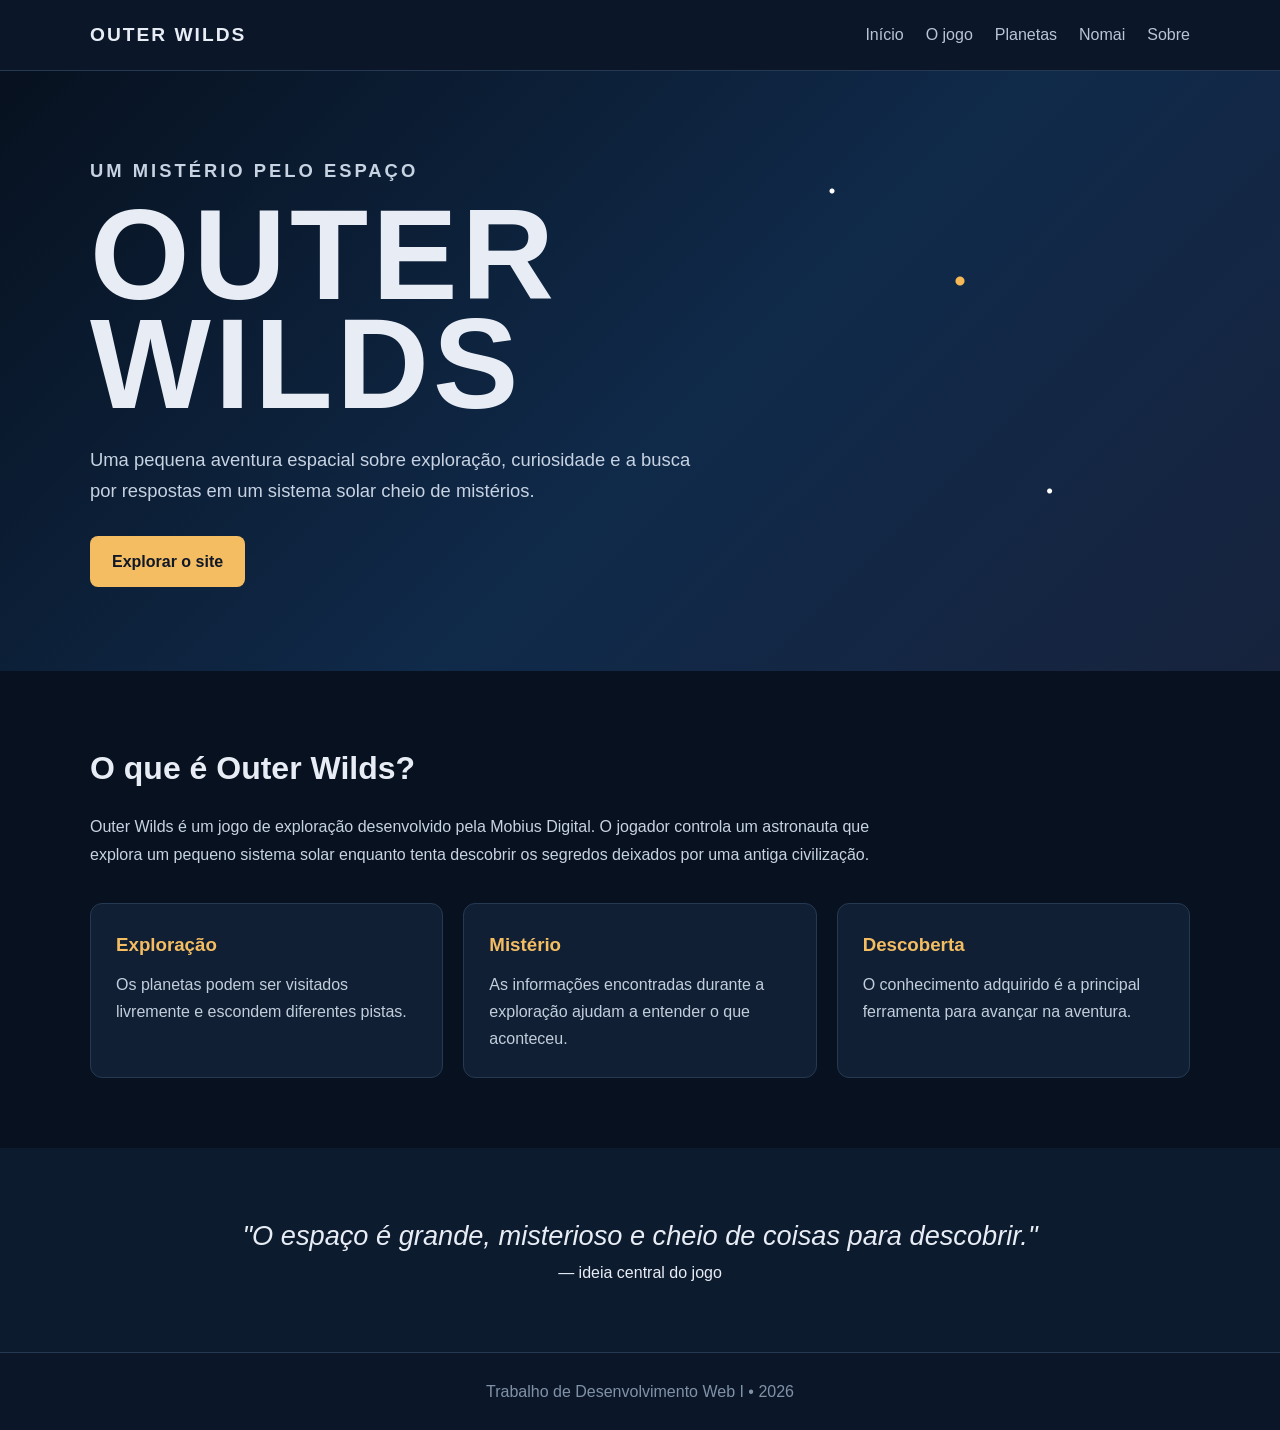
<file: index.html>
<!DOCTYPE html>
<html lang="pt-BR">

<head>
    <meta charset="UTF-8">
    <meta name="viewport" content="width=device-width, initial-scale=1.0">
    <title>Outer Wilds</title>
    <link rel="stylesheet" href="css/style.css">
</head>

<body>
    <header>
        <div class="container navegacao">
            <a class="logo" href="index.html"> OUTER WILDS </a>
            <nav>
                <a href="index.html">Início</a>
                <a href="historia.html">O jogo</a>
                <a href="planetas.html">Planetas</a>
                <a href="nomai.html">Nomai</a>
                <a href="sobre.html">Sobre</a>
            </nav>
        </div>
    </header>

    <main>
        <section class="principal">
            <div class="container">
                <p class="titulo-pequeno">
                    UM MISTÉRIO PELO ESPAÇO
                </p>
                <h1>
                    OUTER<br>
                    WILDS
                </h1>
                <p> Uma pequena aventura espacial sobre exploração, curiosidade e a busca por respostas em um sistema
                    solar cheio de mistérios. </p>
                <a class="botao" href="historia.html"> Explorar o site </a>
            </div>
        </section>

        <section class="container secao">
            <h2> O que é Outer Wilds? </h2>
            <p> Outer Wilds é um jogo de exploração desenvolvido pela Mobius Digital. O jogador controla um astronauta que
                explora um pequeno sistema solar enquanto tenta descobrir os segredos deixados por uma antiga civilização.
            </p>

            <div class="cartoes">
                <article class="cartao">
                    <h3> Exploração </h3>
                    <p> Os planetas podem ser visitados livremente e escondem diferentes pistas. </p>
                </article>

                <article class="cartao">
                    <h3> Mistério </h3>
                    <p> As informações encontradas durante a exploração ajudam a entender o que aconteceu. </p>
                </article>

                <article class="cartao">
                    <h3> Descoberta </h3>
                    <p> O conhecimento adquirido é a principal ferramenta para avançar na aventura.  </p>
                </article>
            </div>
        </section>

        <section class="citacao">
            <div class="container">
                <p> "O espaço é grande, misterioso e cheio de coisas
                    para descobrir." </p>
                <span> — ideia central do jogo </span>
            </div>
        </section>

    </main>
    <footer>
        <p>Trabalho de Desenvolvimento Web I • 2026 </p>
    </footer>
</body>
</html>
</file>
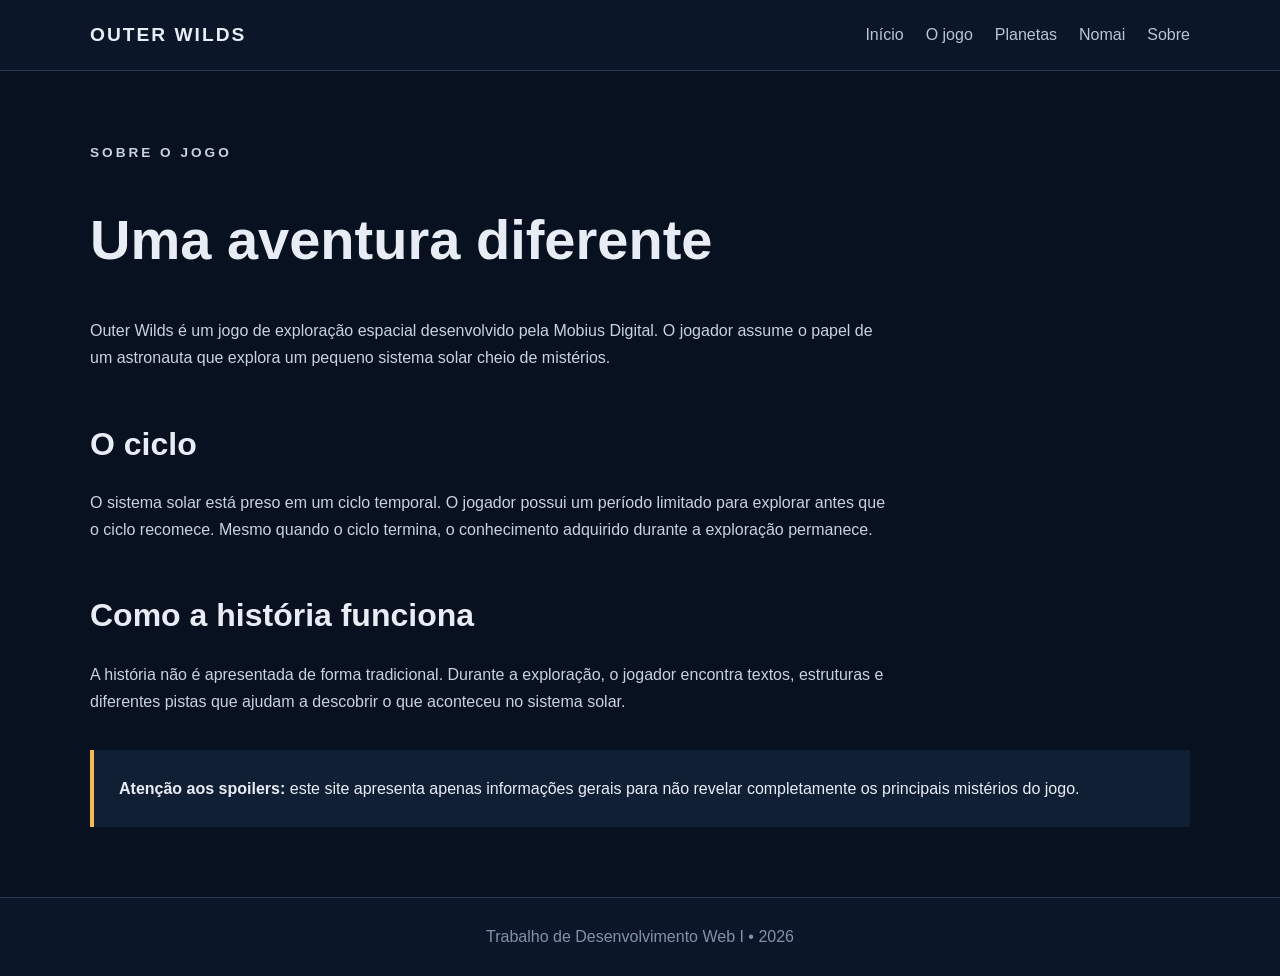
<file: historia.html>
<!DOCTYPE html>
<html lang="pt-BR">

<head>
    <meta charset="UTF-8">
    <meta name="viewport" content="width=device-width, initial-scale=1.0">
    <title>O Jogo | Outer Wilds</title>
    <link rel="stylesheet" href="css/style.css">
</head>

<body>
    <header>
        <div class="container navegacao">
            <a class="logo" href="index.html"> OUTER WILDS </a>
            <nav>
                <a href="index.html">Início</a>
                <a href="historia.html">O jogo</a>
                <a href="planetas.html">Planetas</a>
                <a href="nomai.html">Nomai</a>
                <a href="sobre.html">Sobre</a>
            </nav>
        </div>
    </header>

    <main>
        <section class="container pagina">
            <p class="titulo-pequeno"> SOBRE O JOGO </p>
            <h1> Uma aventura diferente </h1>
            <p> Outer Wilds é um jogo de exploração espacial desenvolvido pela Mobius Digital. O jogador assume o papel de um astronauta que explora um pequeno sistema solar cheio de mistérios. </p>
            <h2> O ciclo </h2>
            <p> O sistema solar está preso em um ciclo temporal. O jogador possui um período limitado para explorar antes que o ciclo recomece. Mesmo quando o ciclo termina, o conhecimento adquirido durante a exploração permanece. </p>
            <h2> Como a história funciona </h2>
            <p> A história não é apresentada de forma tradicional. Durante a exploração, o jogador encontra textos, estruturas e diferentes pistas que ajudam a descobrir o que aconteceu no sistema solar. </p>
            <div class="aviso">
                <strong>Atenção aos spoilers:</strong> este site apresenta apenas informações gerais para não revelar completamente os principais mistérios do jogo.
            </div>
        </section>
    </main>

    <footer>
        <p>Trabalho de Desenvolvimento Web I • 2026 </p>
    </footer>
</body>
</html>
</file>
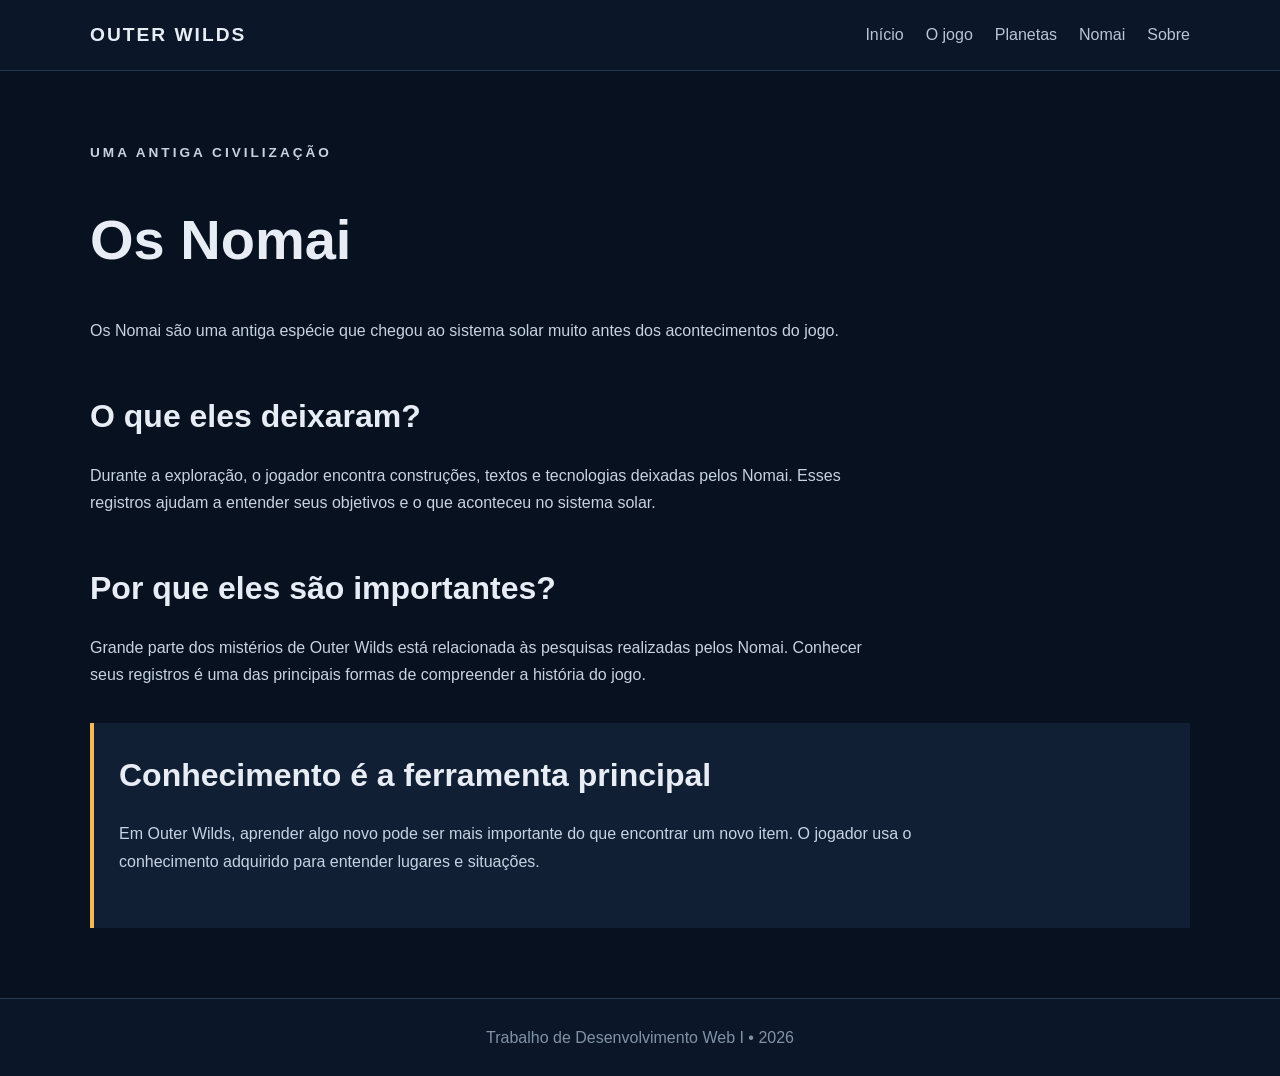
<file: nomai.html>
<!DOCTYPE html>
<html lang="pt-BR">

<head>
    <meta charset="UTF-8">
    <meta name="viewport" content="width=device-width, initial-scale=1.0">
    <title>Nomai | Outer Wilds</title>
    <link rel="stylesheet" href="css/style.css">
</head>

<body>
    <header>
        <div class="container navegacao">
            <a class="logo" href="index.html"> OUTER WILDS </a>
            <nav>
                <a href="index.html">Início</a>
                <a href="historia.html">O jogo</a>
                <a href="planetas.html">Planetas</a>
                <a href="nomai.html">Nomai</a>
                <a href="sobre.html">Sobre</a>
            </nav>
        </div>
    </header>

    <main>
        <section class="container pagina">
            <p class="titulo-pequeno"> UMA ANTIGA CIVILIZAÇÃO </p>
            <h1> Os Nomai </h1>
              <p> Os Nomai são uma antiga espécie que chegou ao sistema solar muito antes dos acontecimentos do jogo. </p>
            <h2> O que eles deixaram? </h2>
              <p> Durante a exploração, o jogador encontra construções, textos e tecnologias deixadas pelos Nomai. Esses registros ajudam a entender seus objetivos e o que aconteceu no sistema solar. </p>
            <h2> Por que eles são importantes? </h2>
              <p> Grande parte dos mistérios de Outer Wilds está relacionada às pesquisas realizadas pelos Nomai. Conhecer seus registros é uma das principais formas de compreender a história do jogo. </p>

            <div class="destaque">
                <h2> Conhecimento é a ferramenta principal </h2>
                <p> Em Outer Wilds, aprender algo novo pode ser mais importante do que encontrar um novo item. O jogador usa o conhecimento adquirido para entender lugares e situações. </p>
            </div>
        </section>
    </main>

    <footer>
        <p>Trabalho de Desenvolvimento Web I • 2026 </p>
    </footer>
</body>

</html>
</file>
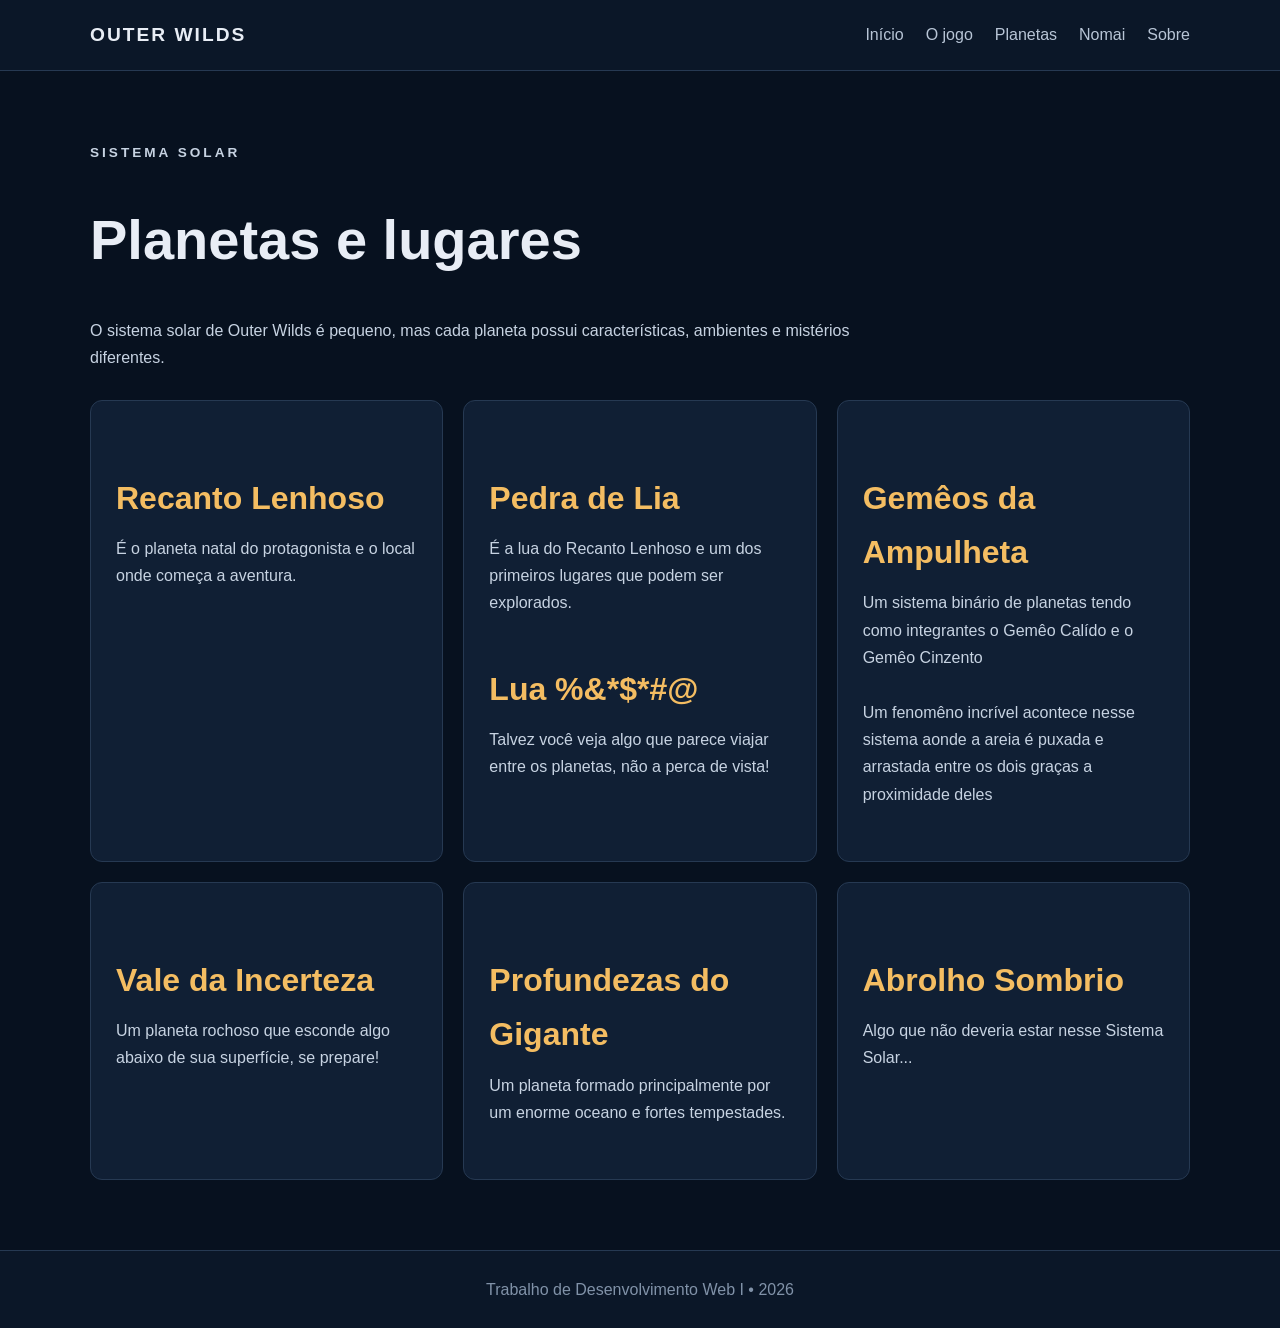
<file: planetas.html>
<!DOCTYPE html>
<html lang="pt-BR">

<head>
    <meta charset="UTF-8">
    <meta name="viewport" content="width=device-width, initial-scale=1.0">
    <title>Planetas | Outer Wilds</title>
    <link rel="stylesheet" href="css/style.css">
</head>

<body>
    <header>
        <div class="container navegacao">
            <a class="logo" href="index.html"> OUTER WILDS </a>
            <nav>
                <a href="index.html">Início</a>
                <a href="historia.html">O jogo</a>
                <a href="planetas.html">Planetas</a>
                <a href="nomai.html">Nomai</a>
                <a href="sobre.html">Sobre</a>
            </nav>
        </div>
    </header>

    <main>
        <section class="container pagina">
            <p class="titulo-pequeno"> SISTEMA SOLAR </p>

            <h1> Planetas e lugares </h1>
            <p> O sistema solar de Outer Wilds é pequeno, mas cada planeta possui características, ambientes e mistérios diferentes. </p>

            <div class="grade-planetas">
                <article class="cartao">
                    <h2> Recanto Lenhoso </h2>
                    <p> É o planeta natal do protagonista e o local onde começa a aventura. </p>
                </article>

                <article class="cartao">
                    <h2> Pedra de Lia </h2>
                    <p> É a lua do Recanto Lenhoso e um dos primeiros lugares que podem ser explorados. </p>
                    <h2> Lua %&*$*#@</h2>
                    <p> Talvez você veja algo que parece viajar entre os planetas, não a perca de vista!</p>
                </article>

                <article class="cartao">
                    <h2> Gemêos da Ampulheta </h2>
                    <p> Um sistema binário de planetas tendo como integrantes o Gemêo Calído e o Gemêo Cinzento</p>
                    <p> Um fenomêno incrível acontece nesse sistema aonde a areia é puxada e arrastada entre os dois graças
                      a proximidade deles
                    </p>
                </article>

                <article class="cartao">
                    <h2> Vale da Incerteza </h2>
                    <p> Um planeta rochoso que esconde algo abaixo de sua superfície, se prepare!</p>
                </article>

                <article class="cartao">
                    <h2> Profundezas do Gigante </h2>
                    <p> Um planeta formado principalmente por um enorme oceano e fortes tempestades. </p>
                </article>

                <article class="cartao">
                    <h2> Abrolho Sombrio </h2>
                    <p> Algo que não deveria estar nesse Sistema Solar...</p>
                </article>
            </div>
        </section>
    </main>

    <footer>
        <p>Trabalho de Desenvolvimento Web I • 2026 </p>
    </footer>

</body>
</html>
</file>
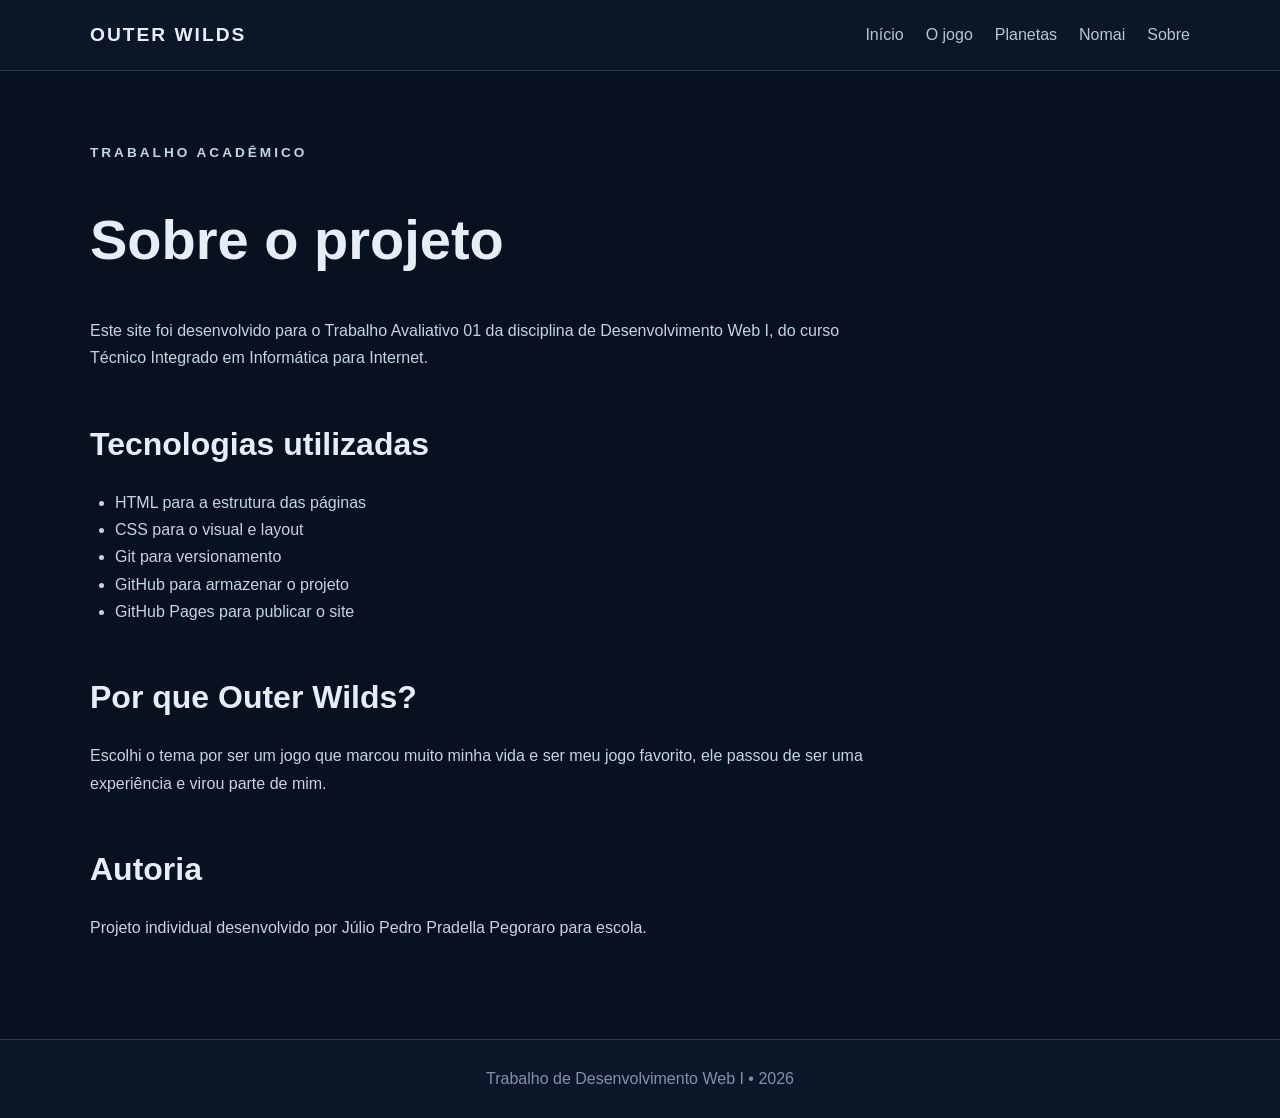
<file: sobre.html>
<!DOCTYPE html>
<html lang="pt-BR">

<head>
    <meta charset="UTF-8">
    <meta name="viewport" content="width=device-width, initial-scale=1.0">
    <title>Sobre | Outer Wilds</title>
    <link rel="stylesheet" href="css/style.css">
</head>

<body>
    <header>
        <div class="container navegacao">
            <a class="logo" href="index.html"> OUTER WILDS </a>
            <nav>
                <a href="index.html">Início</a>
                <a href="historia.html">O jogo</a>
                <a href="planetas.html">Planetas</a>
                <a href="nomai.html">Nomai</a>
                <a href="sobre.html">Sobre</a>
            </nav>
        </div>
    </header>

    <main>
        <section class="container pagina">
            <p class="titulo-pequeno"> TRABALHO ACADÊMICO </p>
            <h1> Sobre o projeto </h1>
            <p> Este site foi desenvolvido para o Trabalho Avaliativo 01 da disciplina de Desenvolvimento Web I, do curso Técnico Integrado em Informática para Internet. </p>

            <h2> Tecnologias utilizadas </h2>
              <ul>
                  <li> HTML para a estrutura das páginas </li>
                  <li> CSS para o visual e layout </li>
                  <li> Git para versionamento </li>
                  <li> GitHub para armazenar o projeto </li>
                  <li> GitHub Pages para publicar o site </li>
              </ul>

            <h2> Por que Outer Wilds? </h2>
              <p> Escolhi o tema por ser um jogo que marcou muito minha vida e ser meu jogo favorito, ele passou de ser uma experiência e virou
                parte de mim. </p>
            <h2> Autoria </h2>
            <p> Projeto individual desenvolvido por Júlio Pedro Pradella Pegoraro para escola. </p>
        </section>
    </main>

    <footer>
        <p>Trabalho de Desenvolvimento Web I • 2026 </p>
    </footer>
</body>
</html>
</file>
<file: css/style.css>
* {
    box-sizing: border-box;
    margin: 0;
    padding: 0;
}

body {
    font-family: Arial, Helvetica, sans-serif;
    background: #07111f;
    color: #e8edf5;
    line-height: 1.7;
}

a {
    text-decoration: none;
    color: inherit;
}

.container {
    width: 90%;
    max-width: 1100px;
    margin: auto;
}

header {
    background: #0b1728;
    border-bottom: 1px solid #263952;
}

.navegacao {
    min-height: 70px;
    display: flex;
    justify-content: space-between;
    align-items: center;
    gap: 25px;
}

.logo {
    font-size: 1.2rem;
    font-weight: bold;
    letter-spacing: 2px;
}

nav {
    display: flex;
    gap: 22px;
    flex-wrap: wrap;
}

nav a {
    color: #b8c5d6;
}

nav a:hover {
    color: #fff;
}

.principal {
    min-height: 600px;
    display: flex;
    align-items: center;

    background:
        radial-gradient(
            circle at 75% 35%,
            #f7b955 0,
            #f7b955 4px,
            transparent 5px
        ),
        radial-gradient(
            circle at 82% 70%,
            #fff 0,
            #fff 2px,
            transparent 3px
        ),
        radial-gradient(
            circle at 65% 20%,
            #fff 0,
            #fff 2px,
            transparent 3px
        ),
        linear-gradient(
            135deg,
            #07111f,
            #102a4a 55%,
            #17233d
        );
}

.principal h1 {
    font-size: clamp(4rem, 12vw, 8rem);
    line-height: 0.85;
    letter-spacing: 4px;
    margin: 15px 0 25px;
}

.principal p {
    max-width: 620px;
    color: #c7d3e2;
    font-size: 1.15rem;
}

.titulo-pequeno {
    color: #f4bd62;
    font-size: 0.85rem;
    font-weight: bold;
    letter-spacing: 3px;
}

.botao {
    display: inline-block;
    margin-top: 30px;
    padding: 12px 22px;
    background: #f4bd62;
    color: #111827;
    border-radius: 8px;
    font-weight: bold;
}

.secao {
    padding: 70px 0;
}

.secao h2,
.pagina h2 {
    font-size: 2rem;
    margin-bottom: 18px;
}

.secao > p {
    max-width: 800px;
    margin-bottom: 35px;
    color: #c7d3e2;
}

.cartoes,
.grade-planetas {
    display: grid;
    grid-template-columns: repeat(3, 1fr);
    gap: 20px;
}

.cartao {
    background: #101f34;
    border: 1px solid #263952;
    border-radius: 12px;
    padding: 25px;
}

.cartao h2,
.cartao h3 {
    color: #f4bd62;
    margin-bottom: 10px;
}

.cartao p {
    color: #c2cedc;
}

.citacao {
    background: #0d1b2e;
    padding: 65px 0;
    text-align: center;
}

.citacao p {
    font-size: 1.7rem;
    font-style: italic;
}

.pagina {
    padding: 70px 0;
    min-height: calc(100vh - 140px);
}

.pagina h1 {
    font-size: 3.5rem;
    margin: 10px 0 30px;
}

.pagina p {
    max-width: 800px;
    color: #c7d3e2;
    margin-bottom: 28px;
}

.pagina h2 {
    margin-top: 45px;
}

.pagina ul {
    margin-left: 25px;
    color: #c7d3e2;
}

.aviso,
.destaque {
    margin-top: 35px;
    padding: 25px;
    border-left: 4px solid #f4b955;
    background: #101f34;
}

.destaque h2 {
    margin-top: 0;
}

footer {
    text-align: center;
    padding: 25px;
    background: #0b1728;
    color: #8192a8;
    border-top: 1px solid #263952;
}
</file>
